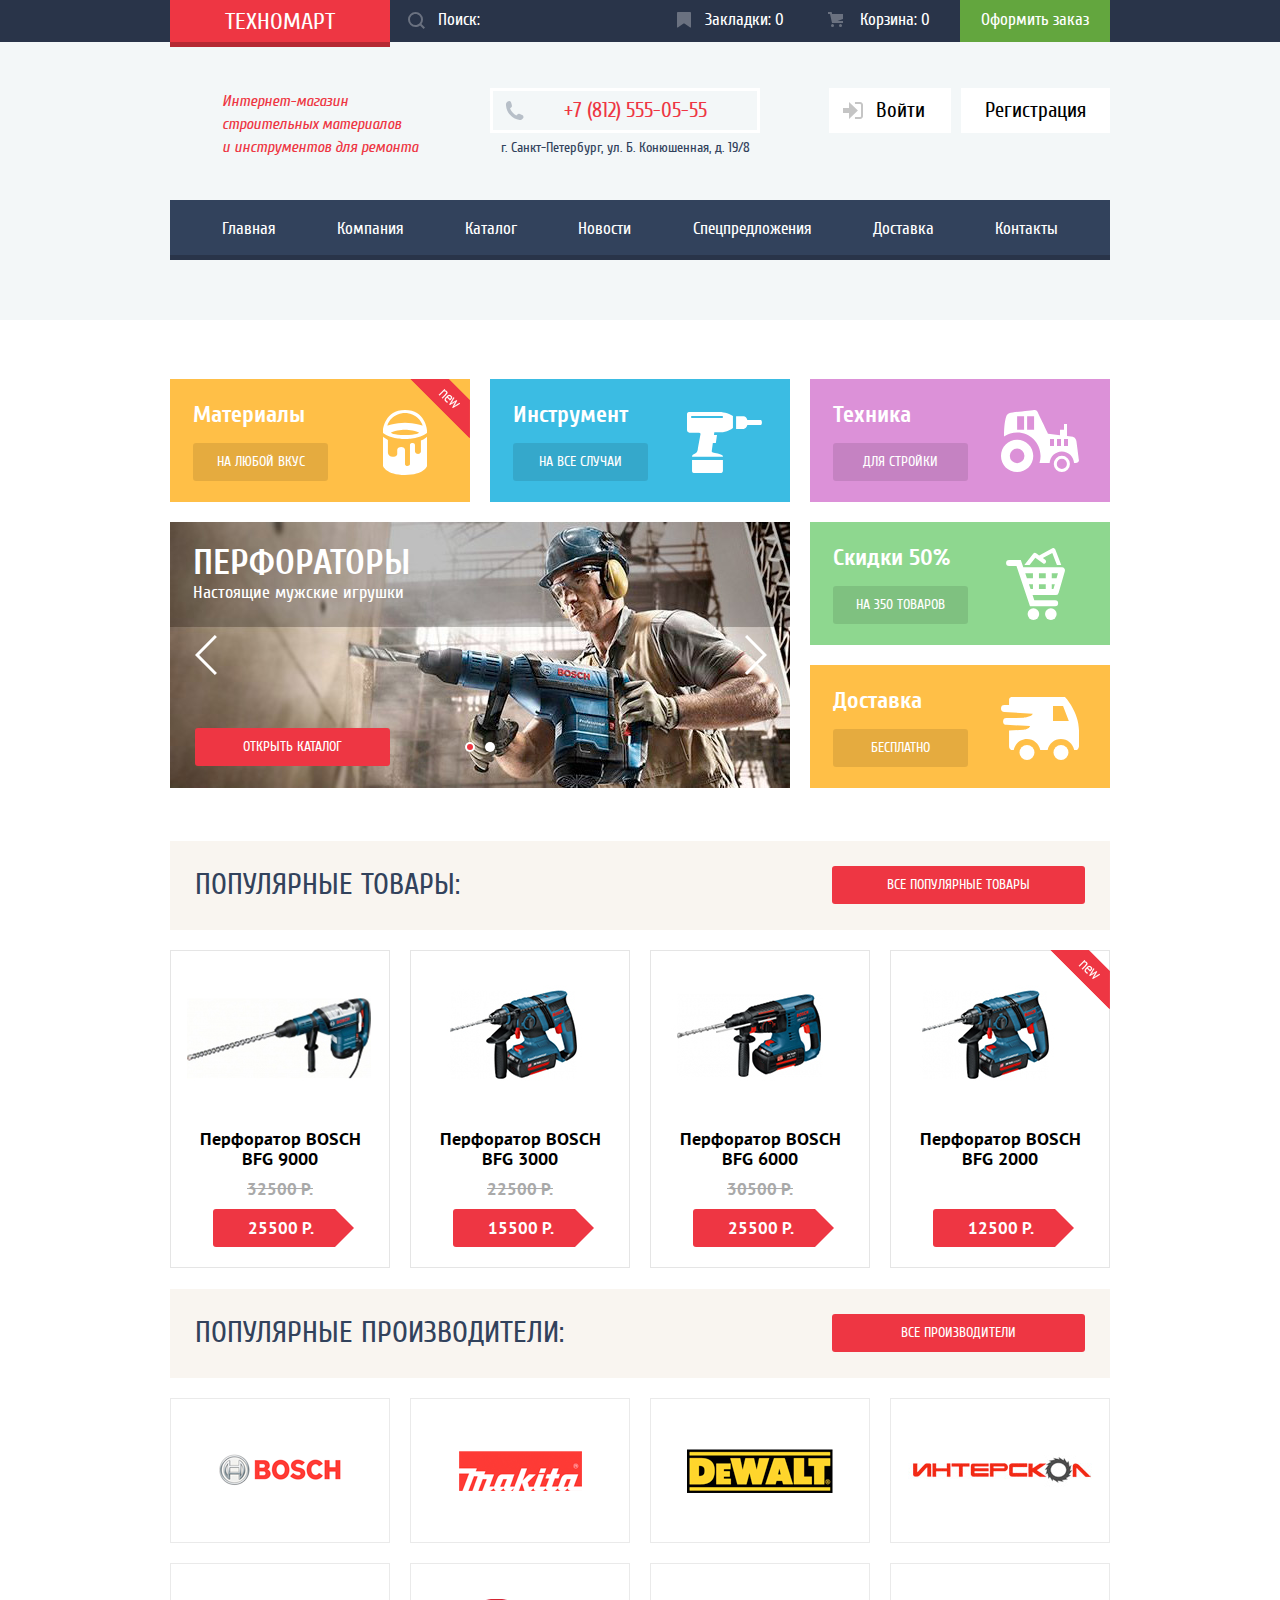
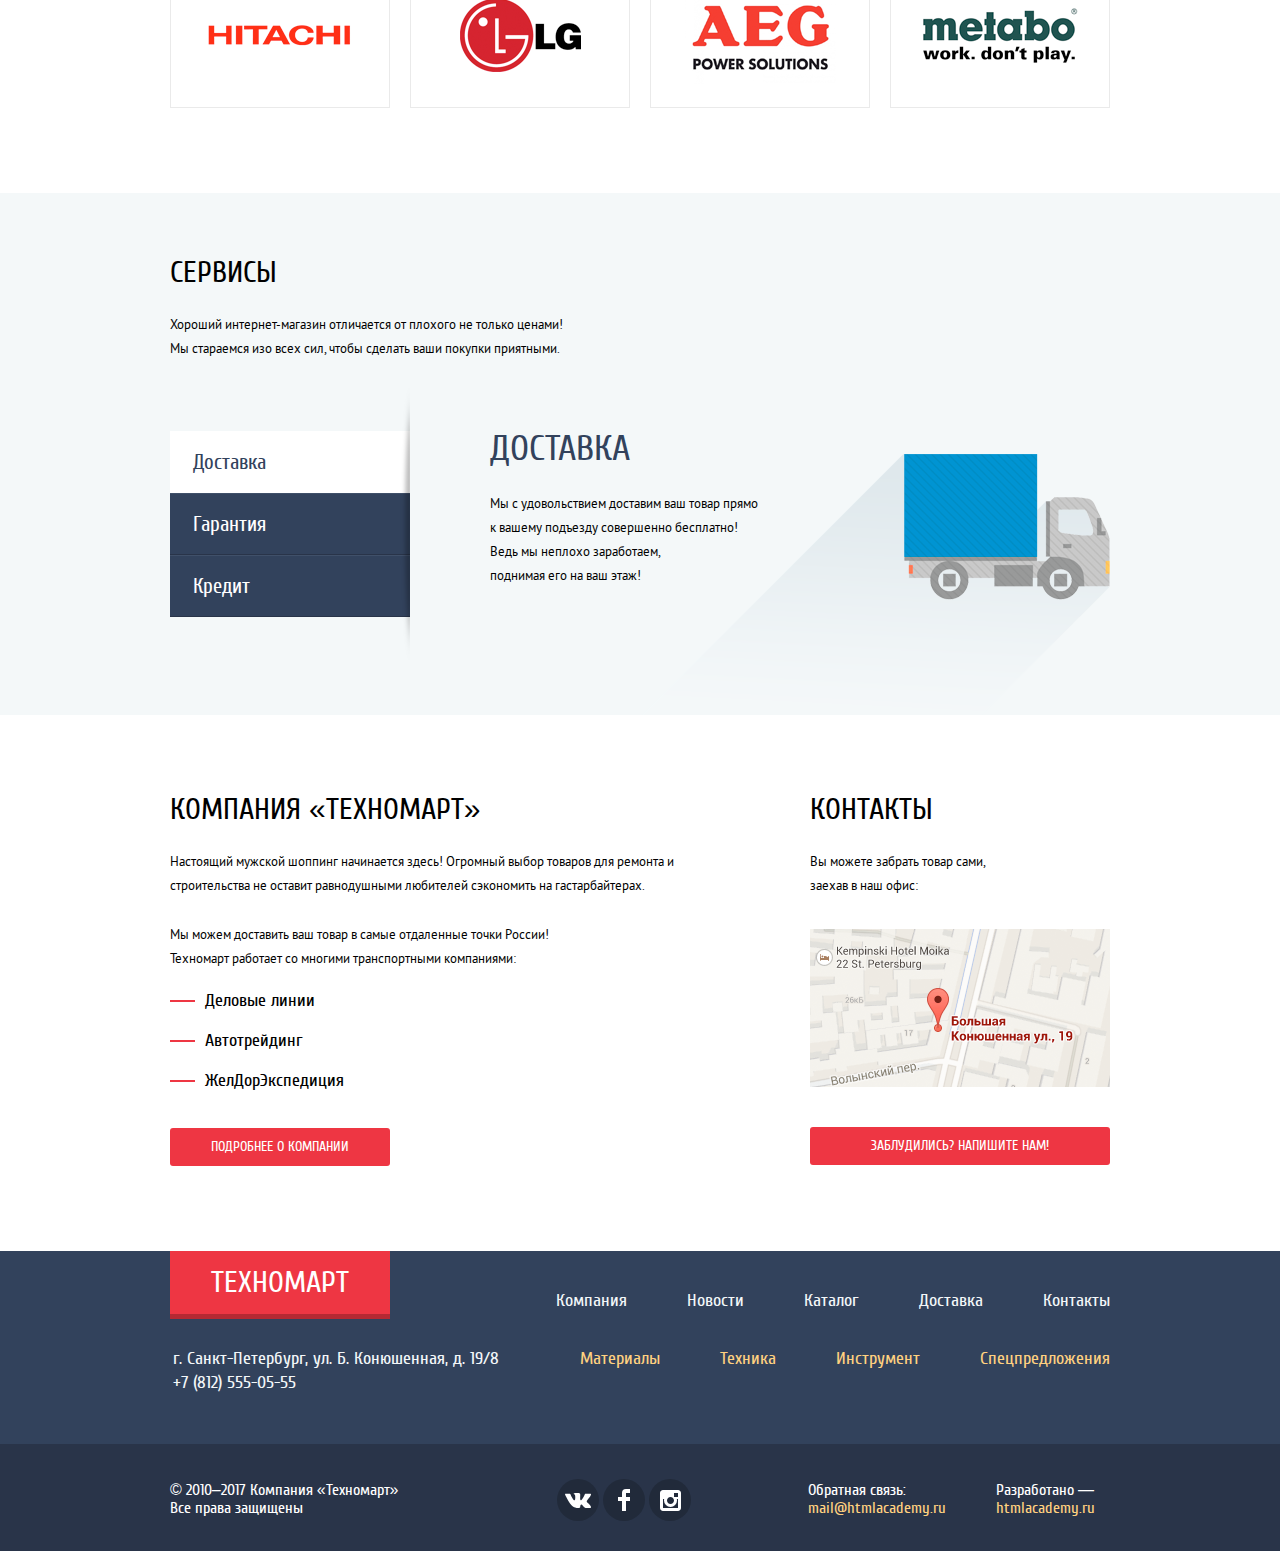
<file: index.html>
<!DOCTYPE html>
<html lang="ru">
  <head>
    <meta charset="utf-8">
    <link rel="stylesheet" type="text/css" href="css/normalize.css">
    <link rel="stylesheet" type="text/css" href="css/style.css">
    <title>Техномарт</title>
  </head>
  <body>
    <header class="page-header">
      <div class="page-header__top header-top">
        <div class="container header-top__container">
          <a class="logo">ТЕХНОМАРТ</a>
          <form class="header-top__search search" action="https://echo.htmlacademy.ru/" method="post">
            <input class="search__input" type="text" name="search" placeholder="Поиск:">
            <button class="search__button">
              <span class="visually-hidden">Искать</span>
              <svg xmlns="http://www.w3.org/2000/svg" width="17" height="17" viewBox="0 0 17 17"><path fill="#ffffff" d="M17 15.586l-3.542-3.542A7.465 7.465 0 0 0 15 7.5 7.5 7.5 0 1 0 7.5 15c1.71 0 3.282-.579 4.544-1.542L15.586 17 17 15.586zM2 7.5C2 4.467 4.467 2 7.5 2 10.532 2 13 4.467 13 7.5c0 3.032-2.468 5.5-5.5 5.5A5.506 5.506 0 0 1 2 7.5z"/></svg>
            </button>
          </form>
          <div class="header-top__nav">
            <a class="header-top__link header-top__link--bookmark" href="#">Закладки: <span>0</span></a>
            <a class="header-top__link header-top__link--cart" href="#">Корзина: <span>0</span></a>
            <a class="header-top__link header-top__link--checkout header-top__link--green" href="#">Оформить заказ</a>
          </div>
        </div>
      </div>
      <div class="container">
        <div class="page-header__main header-main">
          <p class="header-main__slogan">Интернет-магазин строительных материалов и&nbsp;инструментов для ремонта</p>
          <div class="header-main__contacts">
            <a class="header-main__phone" href="tel:+78125550555">+7 (812) 555-05-55</a>
            <p class="header-main__address">г. Санкт-Петербург, ул. Б. Конюшенная, д. 19/8</p>
          </div>
          <div class="header-main__user">
            <ul class="header-main__auth auth-menu">
              <li class="auth-menu__item auth-menu__item--login">
                <a href="#">
                  <svg xmlns="http://www.w3.org/2000/svg" width="20" height="17" viewBox="0 0 20 17"><path fill="#c5c5c5" d="M14.875 8.5L6 0v6H0v5h6v6z"/><path fill="#c5c5c5" d="M16.986 15.01h-5.027V17h5.027c2.178 0 3.004-1.81 3.029-3.026V3.028C19.99 1.811 19.164 0 16.986 0h-5.027v1.99h5.027c.839 0 .992.681 1.01 1.057v10.904c-.017.376-.171 1.059-1.01 1.059z"/></svg>
                  Войти
                </a>
              </li>
              <li class="auth-menu__item auth-menu__item--register"><a href="#">Регистрация</a></li>
            </ul>
          </div>
        </div>
        <nav class="page-header__nav main-nav">
          <ul class="main-nav__list">
            <li class="main-nav__item"><a href="#">Главная</a></li>
            <li class="main-nav__item"><a href="#">Компания</a></li>
            <li class="main-nav__item"><a href="catalog.html">Каталог</a></li>
            <li class="main-nav__item"><a href="#">Новости</a></li>
            <li class="main-nav__item"><a href="#">Спецпредложения</a></li>
            <li class="main-nav__item"><a href="#">Доставка</a></li>
            <li class="main-nav__item"><a href="#">Контакты</a></li>
          </ul>
        </nav>
      </div>
    </header>

    <main class="page-main">
      <div class="container">
        <h1 class="visually-hidden">Интернет-магазин Техномарт</h1>
        <section class="page-main__promo promo">
          <h2 class="visually-hidden">Что мы предлагаем</h2>
          <div class="promo__item promo__item--materials new">
            <h3 class="promo__title">Материалы</h3>
            <a class="promo__button button button--transparent" href="#">на любой вкус</a>
          </div>
          <div class="promo__item promo__item--instruments">
            <h3 class="promo__title">Инструмент</h3>
            <a class="promo__button button button--transparent" href="#">на все случаи</a>
          </div>
          <div class="promo__item promo__item--technics">
            <h3 class="promo__title">Техника</h3>
            <a class="promo__button button button--transparent" href="#">для стройки</a>
          </div>
          <div class="promo__wrapper">
            <div class="promo__item promo__item--sale">
              <h3 class="promo__title">Скидки 50%</h3>
              <a class="promo__button button button--transparent" href="#">на 350 товаров</a>
            </div>
            <div class="promo__item promo__item--delivery">
              <h3 class="promo__title">Доставка</h3>
              <a class="promo__button button button--transparent" href="#">бесплатно</a>
            </div>
          </div>
          <div class="promo__slider catalog-slider">
            <div class="catalog-slider__item">
              <div class="catalog-slider__caption">
                <h3>Перфораторы</h3>
                <p>Настоящие мужские игрушки</p>
              </div>
              <p class="catalog-slider__image">
                <img src="img/banner_punchers.jpg" width="620" height="266" alt="Каталог перфораторов">
              </p>
              <a class="catalog-slider__button button button--red" href="catalog.html">Открыть каталог</a>
            </div>
            <div class="catalog-slider__item catalog-slider__item--active">
              <div class="catalog-slider__caption">
                <h3>Дрели</h3>
                <p>Соседям на радость!</p>
              </div>
              <p class="catalog-slider__image">
                <img src="img/banner_drills.jpg" width="620" height="266" alt="Каталог дрелей">
              </p>
              <a class="catalog-slider__button button button--red" href="catalog.html">Открыть каталог</a>
            </div>
            <div class="catalog-slider__arrows">
              <button class="catalog-slider__prev"><span class="visually-hidden">Назад</span></button>
              <button class="catalog-slider__next"><span class="visually-hidden">Вперед</span></button>
            </div>
            <div class="catalog-slider__selector">
              <button class="catalog-slider__dot"><span class="visually-hidden">Первый слайд</span></button>
              <button class="catalog-slider__dot"><span class="visually-hidden">Второй слайд</span></button>
            </div>
          </div>
        </section>
        <section class="page-main__popular popular">
          <header class="popular__header">
            <h2 class="popular__title">Популярные товары:</h2>
            <a class="popular__all button button--red" href="#">Все популярные товары</a>
          </header>
          <ul class="popular__list">
            <li class="popular__item product">
              <div class="product__wrapper">
                <h3 class="product__title"><a href="#">Перфоратор BOSCH BFG 9000</a></h3>
                <p class="product__photo">
                  <img src="img/bosch_bfg_9000.jpg" width="186" height="154" alt="BOSCH BFG 9000">
                </p>
                <span class="product__old-price"><b>32500</b> Р.</span>
                <span class="product__price"><b>25500</b> Р.</span>
                <div class="product__buttons">
                  <button class="product__button product__buy" type="button">Купить</button>
                  <button class="product__button product__bookmark" type="button">В закладки</button>
                </div>
              </div>
            </li>
            <li class="popular__item product">

              <div class="product__wrapper">
                <h3 class="product__title"><a href="#">Перфоратор BOSCH BFG 3000</a></h3>
                <p class="product__photo">
                  <img src="img/bosch_bfg_3000.jpg" width="178" height="154" alt="BOSCH BFG 3000">
                </p>
                <span class="product__old-price"><b>22500</b> Р.</span>
                <span class="product__price"><b>15500</b> Р.</span>
                <div class="product__buttons">
                  <button class="product__button product__buy" type="button">Купить</button>
                  <button class="product__button product__bookmark" type="button">В закладки</button>
                </div>
              </div>
            </li>
            <li class="popular__item product">
              <div class="product__wrapper">
                <h3 class="product__title"><a href="#">Перфоратор BOSCH BFG 6000</a></h3>
                <p class="product__photo">
                  <img src="img/bosch_bfg_6000.jpg" width="178" height="154" alt="BOSCH BFG 6000">
                </p>
                <span class="product__old-price"><b>30500</b> Р.</span>
                <span class="product__price"><b>25500</b> Р.</span>
                <div class="product__buttons">
                  <button class="product__button product__buy" type="button">Купить</button>
                  <button class="product__button product__bookmark" type="button">В закладки</button>
                </div>
              </div>
            </li>
            <li class="popular__item product new">
              <div class="product__wrapper">
                <h3 class="product__title"><a href="#">Перфоратор BOSCH BFG 2000</a></h3>
                <p class="product__photo">
                  <img src="img/bosch_bfg_2000.jpg" width="178" height="160" alt="BOSCH BFG 2000">
                </p>
                <span class="product__price"><b>12500</b> Р.</span>
                <div class="product__buttons">
                  <button class="product__button product__buy" type="button">Купить</button>
                  <button class="product__button product__bookmark" type="button">В закладки</button>
                </div>
              </div>
            </li>
          </ul>
        </section>

        <section class="page-main__popular popular">
          <header class="popular__header">
            <h2 class="popular__title">Популярные производители:</h2>
            <a class="popular__all button button--red" href="#">Все производители</a>
          </header>
          <ul class="popular__list">
            <li class="popular__item brand"><a href="#"><img src="img/brand_bosch.png" width="126" height="37" alt="Bosch"></a></li>
            <li class="popular__item brand"><a href="#"><img src="img/brand_makita.png" width="123" height="40" alt="Makita"></a></li>
            <li class="popular__item brand"><a href="#"><img src="img/brand_dewalt.png" width="146" height="44" alt="DeWalt"></a></li>
            <li class="popular__item brand"><a href="#"><img src="img/brand_interskol.png" width="184" height="32" alt="Interskol"></a></li>
            <li class="popular__item brand"><a href="#"><img src="img/brand_hitachi.png" width="169" height="31" alt="Hitachi"></a></li>
            <li class="popular__item brand"><a href="#"><img src="img/brand_lg.png" width="121" height="73" alt="LG"></a></li>
            <li class="popular__item brand"><a href="#"><img src="img/brand_aeg.png" width="151" height="96" alt="AEG"></a></li>
            <li class="popular__item brand"><a href="#"><img src="img/brand_metabo.png" width="204" height="69" alt="Metabo"></a></li>
          </ul>
        </section>
      </div>

      <section class="page-main__services services">
        <div class="container">
          <div class="services__header">
            <h2 class="services__title heading-second">Сервисы</h2>
            <p class="services__intro">Хороший интернет-магазин отличается от плохого не только ценами! Мы стараемся изо всех сил, чтобы сделать ваши покупки приятными.</p>
          </div>
          <div class="services__slider">
            <div class="services__selector">
              <button class="services__switch services__switch--active">Доставка</button>
              <button class="services__switch">Гарантия</button>
              <button class="services__switch">Кредит</button>
            </div>
            <div class="services__slider-wrapper">
              <div class="services__slide services__slide--active services__slide--delivery">
                <h3>Доставка</h3>
                <p>Мы с удовольствием доставим ваш товар прямо<br> к вашему подъезду совершенно бесплатно! Ведь&nbsp;мы&nbsp;неплохо&nbsp;заработаем,<br> поднимая его на ваш этаж!</p>
              </div>
              <div class="services__slide services__slide--warranty">
                <h3>Гарантия</h3>
                <p>Если купленный у нас товар поломается или заискрит,<br> а также в случае пожара, спровоцированного его возгаранием,  вы всегда можете быть уверены в нашей гарантии. Мы обменяем сгоревший товар на новый.<br> Дом уж восстановите как-нибудь сами.</p>
              </div>
              <div class="services__slide services__slide--credit">
                <h3>Кредит</h3>
                <p>Залезть в долговую яму стало проще!<br> Кредитные консультанты придут вам на помощь.</p>
                <a class="services__slide-button button button--red">Отправить заявку</a>
              </div>
            </div>
          </div>
        </div>
      </section>

      <div class="shop-info container">
        <section class="shop-info__about about-us">
          <h2 class="heading-second">Компания «Техномарт»</h2>
          <p>Настоящий мужской шоппинг начинается здесь! Огромный выбор товаров для ремонта и строительства не оставит равнодушными любителей сэкономить на гастарбайтерах.</p>
          <p>Мы можем доставить ваш товар в самые отдаленные точки России! Техномарт работает со многими транспортными компаниями:</p>
          <ul class="about-us__list">
            <li>Деловые линии</li>
            <li>Автотрейдинг</li>
            <li>ЖелДорЭкспедиция</li>
          </ul>
          <a class="about-us__button button button--red" href="#">Подробнее о компании</a>
        </section>
        <section class="shop-info__contact contact-us">
          <h2 class="heading-second">Контакты</h2>
          <p>Вы можете забрать товар сами, заехав в наш офис:</p>
          <div class="contact-us__map">
            <img src="img/map_small.png" width="300" height="158" alt="Как добраться">
          </div>
          <a class="contact-us__button button button--red" href="#">Заблудились? Напишите нам!</a>
        </section>
      </div>
    </main>
    <footer class="page-footer">
      <div class="page-footer__top container">
        <div class="page-footer__about footer-about">
          <a class="footer-about__logo logo logo--footer">ТЕХНОМАРТ</a>
          <div class="footer-about__text">
            <p class="footer-about__contacts">г. Санкт-Петербург, ул. Б. Конюшенная, д. 19/8</p>
            <p class="footer-about__contacts">+7 (812) 555-05-55</p>
          </div>
        </div>
        <div class="page-footer__nav footer-nav">
          <ul class="footer-nav__list">
            <li class="footer-nav__item"><a href="#">Компания</a></li>
            <li class="footer-nav__item"><a href="#">Новости</a></li>
            <li class="footer-nav__item"><a href="#">Каталог</a></li>
            <li class="footer-nav__item"><a href="#">Доставка</a></li>
            <li class="footer-nav__item"><a href="#">Контакты</a></li>
          </ul>
          <ul class="footer-nav__shop-list ">
            <li class="footer-nav__shop-item"><a href="#">Материалы</a></li>
            <li class="footer-nav__shop-item"><a href="#">Техника</a></li>
            <li class="footer-nav__shop-item"><a href="#">Инструмент</a></li>
            <li class="footer-nav__shop-item"><a href="#">Спецпредложения</a></li>
          </ul>
        </div>
      </div>
      <div class="page-footer__copyright copyright">
        <div class="copyright__container container">
          <p class="copyright__text">
            © 2010–2017 Компания «Техномарт» Все права защищены
          </p>
          <ul class="copyright__social social">
            <li class="social__item"><a class="social__link social__link--vk" href="#"><span class="visually-hidden">ВКонтакте</span></a></li>
            <li class="social__item"><a class="social__link social__link--fb" href="#"><span class="visually-hidden">Facebook</span></a></li>
            <li class="social__item"><a class="social__link social__link--insta" href="#"><span class="visually-hidden">Instagram</span></a></li>
          </ul>
          <p class="copyright__feedback">
            <span>Обратная связь:</span>
            <a class="copyright__link" href="mailto:mail@htmlacademy.ru">mail@htmlacademy.ru</a>
          </p>
          <p class="copyright__developer">
            <span>Разработано —</span>
            <a class="copyright__link" href="https://htmlacademy.ru/intensive/htmlcss">htmlacademy.ru</a>
          </p>
        </div>
      </div>
    </footer>

    <section class="modal modal-contact">
      <h2 class="visually-hidden">Форма обратной связи</h2>
      <form class="modal-contact__form" action="https://echo.htmlacademy.ru/" method="post">
        <fieldset class="modal-contact__fieldset">
          <div class="modal-contact__row modal-contact__row--flex">
            <p class="modal-contact__input">
              <label for="name">Ваше имя:</label>
              <input type="text" name="name" id="name" placeholder="Представьтесь, пожалуйста">
            </p>
            <p class="modal-contact__input">
              <label for="email">Ваш e-mail:</label>
              <input type="email" name="email" id="email" placeholder="Для отправки ответа">
            </p>
          </div>
          <div class="modal-contact__row">
            <label for="message">Текст письма:</label>
            <textarea name="message" id="message" placeholder="В свободной форме"></textarea>
          </div>
        </fieldset>

        <div class="modal-contact__bottom">
          <button class="modal-contact__submit button button--red" type="submit">Отправить</button>
        </div>
      </form>
      <button class="modal-contact__close"><span class="visually-hidden">Закрыть</span></button>
    </section>

    <section class="modal modal-map">
      <h2 class="visually-hidden">Карта проезда в офис</h2>
      <div class="modal-map__image"><img src="img/map_big.png" width="940" height="446" alt="Как добраться"></div>
      <button class="modal-map__close"><span class="visually-hidden">Закрыть</span></button>
    </section>
    <script src="js/modal.js"></script>
    <script src="js/slider.js"></script>
    <script>
      switchSlides('services__switch', 'services__slide', 'active');
      switchSlides(
        'catalog-slider__dot', 'catalog-slider__item', 'active', 'catalog-slider__prev', 'catalog-slider__next'
      );
    </script>
  </body>
</html>
</file>
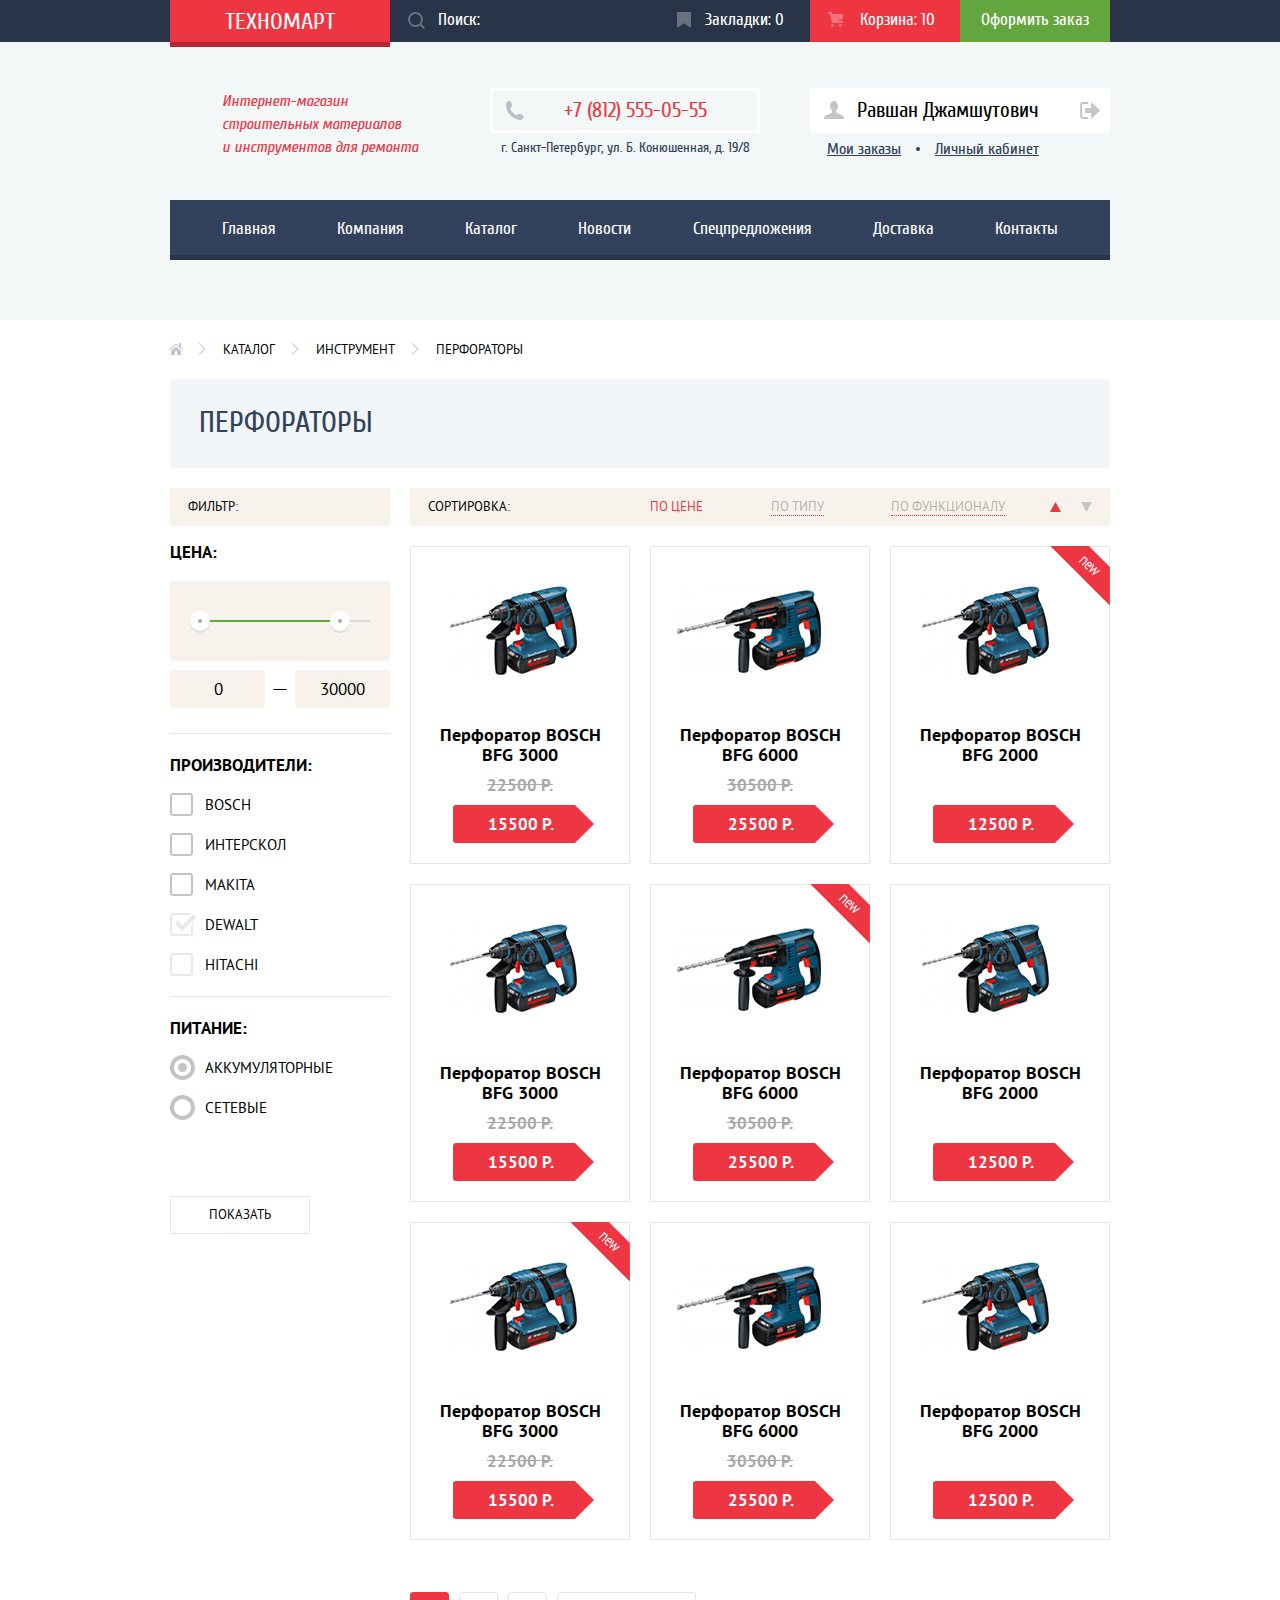
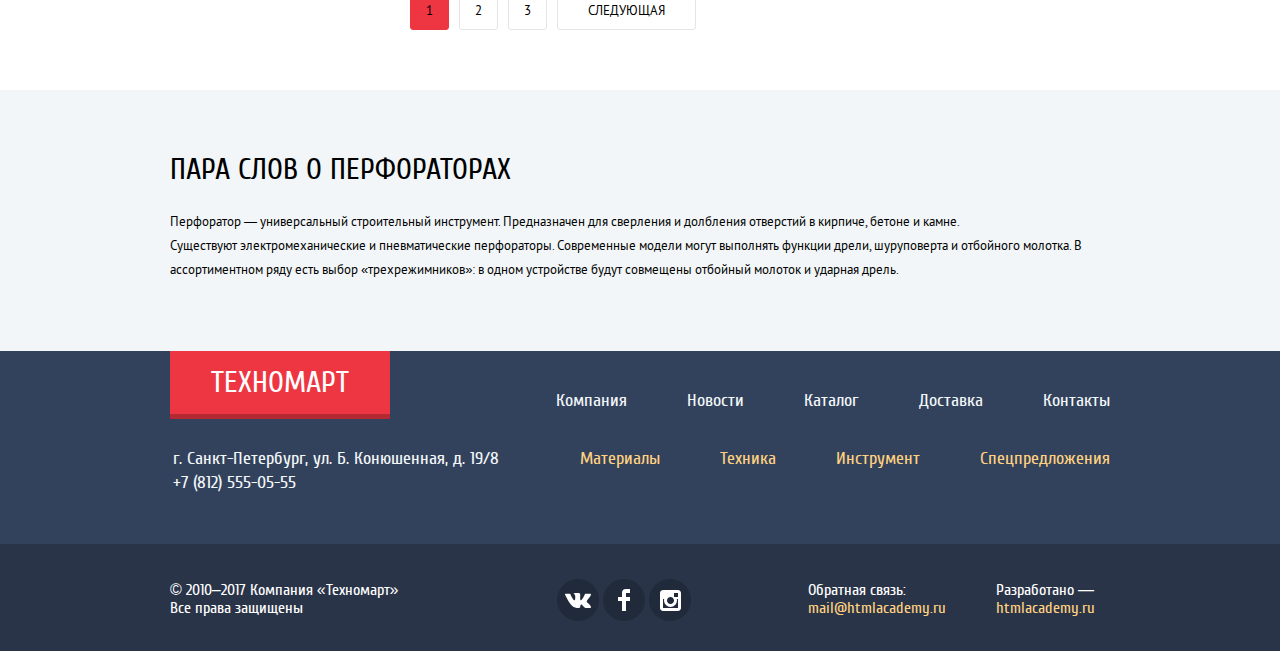
<file: catalog.html>
<!DOCTYPE html>
<html lang="ru">
  <head>
    <meta charset="utf-8">
    <link rel="stylesheet" type="text/css" href="css/normalize.css">
    <link rel="stylesheet" type="text/css" href="css/style.css">
    <title>Техномарт</title>
  </head>
  <body>
    <header class="page-header">
      <div class="page-header__top header-top">
        <div class="container header-top__container">
          <a class="logo" href="index.html">ТЕХНОМАРТ</a>
          <form class="header-top__search search" action="https://echo.htmlacademy.ru/" method="post">
            <input class="search__input" type="text" name="search" placeholder="Поиск:">
            <button class="search__button">
              <span class="visually-hidden">Искать</span>
              <svg xmlns="http://www.w3.org/2000/svg" width="17" height="17" viewBox="0 0 17 17"><path fill="#ffffff" d="M17 15.586l-3.542-3.542A7.465 7.465 0 0 0 15 7.5 7.5 7.5 0 1 0 7.5 15c1.71 0 3.282-.579 4.544-1.542L15.586 17 17 15.586zM2 7.5C2 4.467 4.467 2 7.5 2 10.532 2 13 4.467 13 7.5c0 3.032-2.468 5.5-5.5 5.5A5.506 5.506 0 0 1 2 7.5z"/></svg>
            </button>
          </form>
          <div class="header-top__nav">
            <a class="header-top__link header-top__link--bookmark" href="#">Закладки: <span>0</span></a>
            <a class="header-top__link header-top__link--cart header-top__link--red" href="#">Корзина: <span>10</span></a>
            <a class="header-top__link header-top__link--checkout header-top__link--green" href="#">Оформить заказ</a>
          </div>
        </div>
      </div>
      <div class="container">
        <div class="page-header__main header-main">
          <p class="header-main__slogan">Интернет-магазин строительных материалов и&nbsp;инструментов для ремонта</p>
          <div class="header-main__contacts">
            <a class="header-main__phone" href="tel:+78125550555">+7 (812) 555-05-55</a>
            <p class="header-main__address">г. Санкт-Петербург, ул. Б. Конюшенная, д. 19/8</p>
          </div>
          <div class="header-main__user">
            <ul class="header-main__auth auth-menu">
              <li class="auth-menu__item auth-menu__item--profile">
                <a href="#">
                  <svg xmlns="http://www.w3.org/2000/svg" width="20" height="18" viewBox="0 0 20 18"><path fill="#c5c5c5" d="M17.881 14.166c-2.144-.735-4.256-1.666-5.207-2.39-.657-.501-.77-1.618-.517-2.415 1.118-.903 1.864-2.477 1.864-4.278C14.021 2.276 12.221 0 10 0S5.979 2.276 5.979 5.083c0 1.801.746 3.374 1.863 4.277.253.798.141 1.915-.517 2.416-.95.724-3.063 1.654-5.207 2.39S0 18 0 18h20s.025-3.099-2.119-3.834z"/></svg>
                  Равшан Джамшутович
                </a>
              </li>
              <li class="auth-menu__item auth-menu__item--logout">
                <a href="#">
                  <span class="visually-hidden">Выйти</span>
                  <svg xmlns="http://www.w3.org/2000/svg" width="21" height="17" viewBox="0 0 21 17"><g fill="#c5c5c5"><path fill="#c5c5c5" d="M21 8.5L12.125 0v6h-6v5h6v6z"/><path fill="#c5c5c5" d="M3.106 13.952V3.048c.018-.376.171-1.057 1.01-1.057h5.027V0H4.116C1.938 0 1.112 1.81 1.087 3.027v10.946C1.112 15.189 1.938 17 4.116 17h5.027v-1.99H4.116c-.839 0-.992-.683-1.01-1.058z"/></g></svg>
                </a>
              </li>
            </ul>
            <ul class="header-main__office">
              <li><a href="#">Мои заказы</a></li>
              <li><a href="#">Личный кабинет</a></li>
            </ul>
          </div>
        </div>
        <nav class="page-header__nav main-nav">
          <ul class="main-nav__list">
            <li class="main-nav__item"><a href="#">Главная</a></li>
            <li class="main-nav__item"><a href="#">Компания</a></li>
            <li class="main-nav__item"><a href="catalog.html">Каталог</a></li>
            <li class="main-nav__item"><a href="#">Новости</a></li>
            <li class="main-nav__item"><a href="#">Спецпредложения</a></li>
            <li class="main-nav__item"><a href="#">Доставка</a></li>
            <li class="main-nav__item"><a href="#">Контакты</a></li>
          </ul>
        </nav>
      </div>
    </header>

    <main class="page-main">
      <div class="container">
        <div class="page-main__breadcrumbs breadcrumbs">
          <a class="breadcrumbs__link breadcrumbs__link--home" href="index.html" aria-label="Домой"></a>
          <a class="breadcrumbs__link" href="#">Каталог</a>
          <a class="breadcrumbs__link" href="#">Инструмент</a>
          <a class="breadcrumbs__link breadcrumbs__link--current">Перфораторы</a>
        </div>
        <div class="page-main__heading heading-main">
          <h1>Перфораторы</h1>
        </div>
        <div class="page-main__catalog catalog">
          <section class="catalog__filter filter">
            <div class="filter__header section-header">
              <span>Фильтр:</span>
            </div>
            <form class="filter__form" method="POST" action="https://echo.htmlacademy.ru">
              <fieldset class="fieldset filter__price">
                <legend>Цена:</legend>
                <div class="filter__price-range">
                  <div class="filter__price-scale">
                    <span class="filter__price-bar"></span>
                    <button class="filter__knob filter__knob--min" type="button"><span class="visually-hidden">Минимальная</span></button>
                    <button class="filter__knob filter__knob--max" type="button"><span class="visually-hidden">Максимальная</span></button>
                  </div>
                </div>
                <div class="filter__price-output">
                  <p class="filter__price-value">
                    <label class="visually-hidden" for="price-min">От</label>
                    <input class="filter__price-field" type="text" name="price-min" value="0" id="price-min">
                  </p>
                  <span class="filter__price-dash">—</span>
                  <p class="filter__price-value">
                    <label class="visually-hidden" for="price-max">До</label>
                    <input class="filter__price-field" type="text" name="price-max" value="30000" id="price-max">
                  </p>
                </div>
              </fieldset>
              <fieldset class="fieldset filter__brand">
                <legend>Производители:</legend>
                <p class="filter__checkbox">
                  <input class="visually-hidden" id="checkbox-bosch" type="checkbox" name="brand" value="BOSCH">
                  <label for="checkbox-bosch">Bosch</label>
                </p>
                <p class="filter__checkbox">
                  <input class="visually-hidden" id="checkbox-interskol" type="checkbox" name="brand" value="Interskol">
                  <label for="checkbox-interskol">Интерскол</label>
                </p>
                <p class="filter__checkbox">
                  <input class="visually-hidden" id="checkbox-makita" type="checkbox" name="brand" value="MAKITA">
                  <label for="checkbox-makita">Makita</label>
                </p>
                <p class="filter__checkbox">
                  <input class="visually-hidden" id="checkbox-dewalt" type="checkbox" name="brand" value="Dewalt" checked disabled>
                  <label for="checkbox-dewalt">Dewalt</label>
                </p>
                <p class="filter__checkbox">
                  <input class="visually-hidden" id="checkbox-hitachi" type="checkbox" name="brand" value="Hitachi" disabled>
                  <label for="checkbox-hitachi">Hitachi</label>
                </p>
              </fieldset>
              <fieldset class="fieldset filter__power">
                <legend>Питание:</legend>
                <p class="filter__radio">
                  <input class="visually-hidden" id="radio-battery" type="radio" name="power" value="battery" checked>
                  <label for="radio-battery">Аккумуляторные</label>
                </p>
                <p class="filter__radio">
                  <input class="visually-hidden" id="radio-ac" type="radio" name="power" value="ac">
                  <label for="radio-ac">Сетевые</label>
                </p>
              </fieldset>
              <button class="filter__submit" type="submit">Показать</button>
            </form>
          </section>
          <section class="catalog__products">
            <h2 class="visually-hidden">Список товаров</h2>
            <div class="catalog__header section-header">
              <span class="catalog__header-title">Сортировка:</span>
              <ul class="catalog__sort">
                <li class="catalog__sort-item active"><a href="#">По цене</a></li>
                <li class="catalog__sort-item"><a href="#">По типу</a></li>
                <li class="catalog__sort-item"><a href="#">По функционалу</a></li>
              </ul>
              <div class="catalog__sort-arrows">
                <a class="catalog__sort-dir active" href="#" aria-label="По возрастанию">
                  <svg xmlns="http://www.w3.org/2000/svg" width="11" height="10" viewBox="0 0 11 10"><path fill="#231F20" d="M5.5 0L0 10h11z"/></svg>
                </a>
                <a class="catalog__sort-dir" href="#"aria-label="По убыванию">
                  <svg xmlns="http://www.w3.org/2000/svg" width="11" height="10" viewBox="0 0 11 10"><path fill="#231F20" d="M5.5 10L0 0h11"/></svg>
                </a>
              </div>
            </div>
            <ul class="catalog__list">
              <li class="catalog__item product">
                <div class="product__wrapper">
                  <h3 class="product__title"><a href="#">Перфоратор BOSCH BFG 3000</a></h3>
                  <p class="product__photo">
                    <img src="img/bosch_bfg_3000.jpg" width="178" height="154" alt="BOSCH BFG 3000">
                  </p>
                  <span class="product__old-price"><b>22500</b> Р.</span>
                  <span class="product__price"><b>15500</b> Р.</span>
                  <div class="product__buttons">
                    <button class="product__button product__buy" type="button">Купить</button>
                    <button class="product__button product__bookmark" type="button">В закладки</button>
                  </div>
                </div>
              </li>
              <li class="catalog__item product">
                <div class="product__wrapper">
                  <h3 class="product__title"><a href="#">Перфоратор BOSCH BFG 6000</a></h3>
                  <p class="product__photo">
                    <img src="img/bosch_bfg_6000.jpg" width="178" height="154" alt="BOSCH BFG 6000">
                  </p>
                  <span class="product__old-price"><b>30500</b> Р.</span>
                  <span class="product__price"><b>25500</b> Р.</span>
                  <div class="product__buttons">
                    <button class="product__button product__buy" type="button">Купить</button>
                    <button class="product__button product__bookmark" type="button">В закладки</button>
                  </div>
                </div>
              </li>
              <li class="catalog__item product new">
                <div class="product__wrapper">
                  <h3 class="product__title"><a href="#">Перфоратор BOSCH BFG 2000</a></h3>
                  <p class="product__photo">
                    <img src="img/bosch_bfg_2000.jpg" width="178" height="154" alt="BOSCH BFG 2000">
                  </p>
                  <span class="product__price"><b>12500</b> Р.</span>
                  <div class="product__buttons">
                    <button class="product__button product__buy" type="button">Купить</button>
                    <button class="product__button product__bookmark" type="button">В закладки</button>
                  </div>
                </div>
              </li>
              <li class="catalog__item product">
                <div class="product__wrapper">
                  <h3 class="product__title"><a href="#">Перфоратор BOSCH BFG 3000</a></h3>
                  <p class="product__photo">
                    <img src="img/bosch_bfg_3000.jpg" width="178" height="154" alt="BOSCH BFG 3000">
                  </p>
                  <span class="product__old-price"><b>22500</b> Р.</span>
                  <span class="product__price"><b>15500</b> Р.</span>
                  <div class="product__buttons">
                    <button class="product__button product__buy" type="button">Купить</button>
                    <button class="product__button product__bookmark" type="button">В закладки</button>
                  </div>
                </div>
              </li>
              <li class="catalog__item product new">
                <div class="product__wrapper">
                  <h3 class="product__title"><a href="#">Перфоратор BOSCH BFG 6000</a></h3>
                  <p class="product__photo">
                    <img src="img/bosch_bfg_6000.jpg" width="178" height="154" alt="BOSCH BFG 6000">
                  </p>
                  <span class="product__old-price"><b>30500</b> Р.</span>
                  <span class="product__price"><b>25500</b> Р.</span>
                  <div class="product__buttons">
                    <button class="product__button product__buy" type="button">Купить</button>
                    <button class="product__button product__bookmark" type="button">В закладки</button>
                  </div>
                </div>
              </li>
              <li class="catalog__item product">
                <div class="product__wrapper">
                  <h3 class="product__title"><a href="#">Перфоратор BOSCH BFG 2000</a></h3>
                  <p class="product__photo">
                    <img src="img/bosch_bfg_2000.jpg" width="178" height="154" alt="BOSCH BFG 2000">
                  </p>
                  <span class="product__price"><b>12500</b> Р.</span>
                  <div class="product__buttons">
                    <button class="product__button product__buy" type="button">Купить</button>
                    <button class="product__button product__bookmark" type="button">В закладки</button>
                  </div>
                </div>
              </li>
              <li class="catalog__item product new">
                <div class="product__wrapper">
                  <h3 class="product__title"><a href="#">Перфоратор BOSCH BFG 3000</a></h3>
                  <p class="product__photo">
                    <img src="img/bosch_bfg_3000.jpg" width="178" height="154" alt="BOSCH BFG 3000">
                  </p>
                  <span class="product__old-price"><b>22500</b> Р.</span>
                  <span class="product__price"><b>15500</b> Р.</span>
                  <div class="product__buttons">
                    <button class="product__button product__buy" type="button">Купить</button>
                    <button class="product__button product__bookmark" type="button">В закладки</button>
                  </div>
                </div>
              </li>
              <li class="catalog__item product">
                <div class="product__wrapper">
                  <h3 class="product__title"><a href="#">Перфоратор BOSCH BFG 6000</a></h3>
                  <p class="product__photo">
                    <img src="img/bosch_bfg_6000.jpg" width="178" height="154" alt="BOSCH BFG 6000">
                  </p>
                  <span class="product__old-price"><b>30500</b> Р.</span>
                  <span class="product__price"><b>25500</b> Р.</span>
                  <div class="product__buttons">
                    <button class="product__button product__buy" type="button">Купить</button>
                    <button class="product__button product__bookmark" type="button">В закладки</button>
                  </div>
                </div>
              </li>
              <li class="catalog__item product">
                <div class="product__wrapper">
                  <h3 class="product__title"><a href="#">Перфоратор BOSCH BFG 2000</a></h3>
                  <p class="product__photo">
                    <img src="img/bosch_bfg_2000.jpg" width="178" height="154" alt="BOSCH BFG 2000">
                  </p>
                  <span class="product__price"><b>12500</b> Р.</span>
                  <div class="product__buttons">
                    <button class="product__button product__buy" type="button">Купить</button>
                    <button class="product__button product__bookmark" type="button">В закладки</button>
                  </div>
                </div>
              </li>
            </ul>
            <div class="catalog__pagination pagination">
              <a class="pagination__item current">1</a>
              <a class="pagination__item" href="#">2</a>
              <a class="pagination__item" href="#">3</a>
              <a class="pagination__item pagination__item--text" href="#">Следующая</a>
            </div>
          </section>
        </div>
      </div>
      <section class="page-main__description">
        <div class="container">
          <h2 class="heading-second">Пара слов о перфораторах</h2>
          <p>Перфоратор — универсальный строительный инструмент. Предназначен для сверления и долбления отверстий в кирпиче, бетоне и камне.<br> Существуют электромеханические и пневматические перфораторы. Современные модели могут выполнять функции дрели, шуруповерта и отбойного молотка. В ассортиментном ряду есть выбор «трехрежимников»: в одном устройстве будут совмещены отбойный молоток и ударная дрель.</p>
        </div>
      </section>
    </main>
    <footer class="page-footer">
      <div class="page-footer__top container">
        <div class="page-footer__about footer-about">
          <a class="footer-about__logo logo logo--footer" href="index.html">ТЕХНОМАРТ</a>
          <div class="footer-about__text">
            <p class="footer-about__contacts">г. Санкт-Петербург, ул. Б. Конюшенная, д. 19/8</p>
            <p class="footer-about__contacts">+7 (812) 555-05-55</p>
          </div>
        </div>
        <div class="page-footer__nav footer-nav">
          <ul class="footer-nav__list">
            <li class="footer-nav__item"><a href="#">Компания</a></li>
            <li class="footer-nav__item"><a href="#">Новости</a></li>
            <li class="footer-nav__item"><a href="#">Каталог</a></li>
            <li class="footer-nav__item"><a href="#">Доставка</a></li>
            <li class="footer-nav__item"><a href="#">Контакты</a></li>
          </ul>
          <ul class="footer-nav__shop-list ">
            <li class="footer-nav__shop-item"><a href="#">Материалы</a></li>
            <li class="footer-nav__shop-item"><a href="#">Техника</a></li>
            <li class="footer-nav__shop-item"><a href="#">Инструмент</a></li>
            <li class="footer-nav__shop-item"><a href="#">Спецпредложения</a></li>
          </ul>
        </div>
      </div>
      <div class="page-footer__copyright copyright">
        <div class="copyright__container container">
          <p class="copyright__text">
            © 2010–2017 Компания «Техномарт» Все права защищены
          </p>
          <ul class="copyright__social social">
            <li class="social__item"><a class="social__link social__link--vk" href="#"><span class="visually-hidden">ВКонтакте</span></a></li>
            <li class="social__item"><a class="social__link social__link--fb" href="#"><span class="visually-hidden">Facebook</span></a></li>
            <li class="social__item"><a class="social__link social__link--insta" href="#"><span class="visually-hidden">Instagram</span></a></li>
          </ul>
          <p class="copyright__feedback">
            <span>Обратная связь:</span>
            <a class="copyright__link" href="mailto:mail@htmlacademy.ru">mail@htmlacademy.ru</a>
          </p>
          <p class="copyright__developer">
            <span>Разработано —</span>
            <a class="copyright__link" href="https://htmlacademy.ru/intensive/htmlcss">htmlacademy.ru</a>
          </p>
        </div>
      </div>
    </footer>
    <section class="modal modal-cart">
      <h2 class="modal-cart__text">Товар добавлен в корзину!</h2>
      <div class="modal-cart__buttons">
        <a class="modal-cart__checkout" href="#">Оформить заказ</a>
        <button type="button">Продолжить покупки</button>
      </div>
      <button class="modal-cart__close" type="button"><span class="visually-hidden">Закрыть</span></button>
    </section>
  </body>
</html>
</file>
<file: css/style.css>
html,
body {
  margin: 0;
  padding: 0;
}

@font-face {
  font-family: "Cuprum";
  font-weight: 400;
  font-style: normal;
  src:
    url("../fonts/cuprum.woff2") format("woff2"),
    url("../fonts/cuprum.woff") format("woff");
}

@font-face {
  font-family: "Cuprum";
  font-weight: 400;
  font-style: italic;
  src:
    url("../fonts/cuprumitalic.woff2") format("woff2"),
    url("../fonts/cuprumitalic.woff") format("woff");
}

@font-face {
  font-family: "Cuprum";
  font-weight: 700;
  font-style: normal;
  src:
    url("../fonts/cuprumbold.woff2") format("woff2"),
    url("../fonts/cuprumbold.woff") format("woff");
}

@font-face {
  font-family: "Cuprum";
  font-weight: 700;
  font-style: italic;
  src:
    url("../fonts/cuprumbolditalic.woff2") format("woff2"),
    url("../fonts/cuprumbolditalic.woff") format("woff");
}

@font-face {
  font-family: "PT Sans";
  font-weight: 400;
  font-style: normal;
  src:
    url("../fonts/ptsans.woff2") format("woff2"),
    url("../fonts/ptsans.woff") format("woff");
}

@font-face {
  font-family: "PT Sans";
  font-weight: 700;
  font-style: normal;
  src:
    url("../fonts/ptsansbold.woff2") format("woff2"),
    url("../fonts/ptsansbold.woff") format("woff");
}

a {
  text-decoration: none;
}

img {
  max-width: 100%;
  height: auto;
}

.visually-hidden:not(:focus):not(:active),
input[type="checkbox"].visually-hidden,
input[type="radio"].visually-hidden {
  position: absolute;
  width: 1px;
  height: 1px;
  margin: -1px;
  border: 0;
  padding: 0;
  white-space: nowrap;
  clip-path: inset(100%);
  clip: rect(0 0 0 0);
  overflow: hidden;
}

body {
  min-width: 960px;
  font-family: "PT Sans", Arial, sans-serif;
  font-style: normal;
  font-weight: 400;
  font-size: 13px;
  line-height: 24px;
  color: #000000;
  background-color: #ffffff;
}

.new::after {
  display: block;
  content: url("../img/new_flag.png");
  position: absolute;
  top: 0;
  right: 0;
  width: 60px;
  height: 59px;
  z-index: 10;
}

/* GRID */

.container {
  width: 940px;
  padding: 0 10px;
  margin: 0 auto;
}

.header-top__container {
  display: flex;
  justify-content: space-between;
}

.header-top__nav {
  display: flex;
}

.header-top__link {
  width: 150px;
  height: 42px;
}

.header-main {
  display: flex;
  justify-content: space-between;
}

.page-main__promo {
  margin-top: 59px;
  margin-bottom: 53px;
}

.promo {
  display: flex;
  flex-wrap: wrap;
  justify-content: space-between;
}

.promo__item {
  position: relative;
  width: 300px;
  height: 123px;
  box-sizing: border-box;
  margin-bottom: 20px;
}

.promo__slider {
  width: 620px;
  min-height: 266px;
  box-sizing: border-box;
}

.promo__wrapper {
  width: 300px;
  min-height: 266px;
  height: 255px;
  order: 5;
}

.popular__header {
  display: flex;
  justify-content: space-between;
  margin: 20px 0;
}

.popular__all {
  width: 253px;
}

.popular__list {
  display: flex;
  flex-wrap: wrap;
  justify-content: space-between;
}

.page-main__services {
  margin-top: 65px;
}

.shop-info {
  box-sizing: border-box;
  padding: 55px 0;
  margin-bottom: 30px;
  display: flex;
  justify-content: space-between;
}

.shop-info__about {
  width: 550px;
}

.shop-info__contact {
  width: 300px;
}

.page-footer__top {
  display: flex;
}

.copyright__container {
  display: flex;
}

.footer-about {
  width: 620px;
}

.page-main__heading {
  margin-bottom: 20px;
}

.catalog {
  display: flex;
  justify-content: space-between;
}

.catalog__list {
  display: flex;
  flex-wrap: wrap;
  justify-content: space-between;
}

.catalog__item {
  margin-bottom: 20px;
}

.filter {
  width: 220px;
}

.catalog__products {
  width: 700px;
}

.catalog__pagination {
  margin-bottom: 60px;
}

/* COMMON */

.section-header {
  padding: 10px 18px;
  background-color: #f7f3ec;
}

.section-header span {
  display: block;
  font-size: 13px;
  line-height: 18px;
  color: #000000;
  text-transform: uppercase;
}

.heading-main {
  padding: 30px;
  padding-top: 29px;
  padding-left: 29px;
  background-color: #f2f6f8;
}

.heading-main h1 {
  margin: 0;
  font-family: "Cuprum", Arial, sans-serif;
  font-size: 30px;
  line-height: 30px;
  font-weight: 400;
  color: #32425c;
  text-transform: uppercase;
}

.heading-second {
  margin: 25px 0;
  font-family: "Cuprum", Arial, sans-serif;
  font-size: 30px;
  line-height: 30px;
  font-weight: 400;
  color: #000000;
  text-transform: uppercase;
}

.page-main__description {
  padding: 40px 0 56px 0;
}

/*** COMMON */

/* LOGO */

.logo {
  display: block;
  width: 220px;
  height: 42px;
  padding-top: 10px;
  padding-bottom: 8px;
  font-size: 24px;
  line-height: 24px;
  text-align: center;
  color: #ffffff;
  background-color: #ee3643;
  box-shadow: 0 5px 0 0 #b52933;
  box-sizing: border-box;
}

.logo--footer {
  width: 220px;
  height: 63px;
  padding-top: 17px;
  padding-bottom: 16px;
  font-size: 30px;
  line-height: 30px;
}

.logo:hover,
.logo:focus {
  background-color: #ca2c37;
}

.logo:active {
  background-color: #ba2732;
}

/*** LOGO */

/* HEADER */

.page-header {
  padding-bottom: 60px;
  font-family: "Cuprum", Arial, sans-serif;
  background-color: #f3f7f8;
}

.header-top {
  background-color: #293449;
}

.search {
  position: relative;
}

.search__button {
  position: absolute;
  top: 0;
  left: 0;
  bottom: 0;
  width: 47px;
  padding: 0;
  padding-top: 12px;
  padding-left: 17px;
  padding-right: 12px;
  padding-bottom: 13px;
  border: none;
  background-color: transparent;
  cursor: pointer;
  opacity: 0.3;
}

.search__input {
  width: 270px;
  padding: 11px 13px 13px 48px;
  border: none;
  box-sizing: border-box;
  font: inherit;
  font-size: 17px;
  line-height: 18px;
  font-weight: 400;
  color: #ffffff;
  background-color: transparent;
}

.search__input::placeholder {
  color: #ffffff;
  font-weight: 400;
  opacity: 1;
}

.search:hover {
  background-color: #212a3a;
}

.search:hover .search__button,
.search__button:focus {
  opacity: 1;
}

.search .search__button:active {
  opacity: 0.5;
}

.search__input:focus {
  background-color: #ffffff;
  color: #000000;
}

.search__input:focus::placeholder {
  color: #000000;
}

.search__input:focus + .search__button {
  opacity: 1;
}

.search__input:focus + .search__button path {
  fill: #ee3643;
}

.header-top__link {
  position: relative;
  display: block;
  font-size: 17px;
  line-height: 18px;
  padding-top: 11px;
  padding-bottom: 13px;
  box-sizing: border-box;
  color: #ffffff;
  margin: 0;
}

.header-top__link--bookmark {
  padding-left: 45px;
}

.header-top__link--cart {
  padding-left: 50px;
}

.header-top__link--bookmark::before,
.header-top__link--cart::before {
  content: "";
  display: block;
  position: absolute;
  top: 12px;
  opacity: 0.3;
}

.header-top__link--bookmark::before {
  left: 17px;
  width: 14px;
  height: 16px;
  background: url("../img/icon-bookmark.svg") no-repeat center;
}

.header-top__link--cart::before {
  left: 18px;
  width: 15px;
  height: 15px;
  background: url("../img/icon-cart.svg") no-repeat center;
}

.header-top__link--checkout {
  text-align: center;
}

.header-top__link:hover,
.header-top__link:focus {
  background-color: #212a3a;
}

.header-top__link--bookmark:hover::before,
.header-top__link--bookmark:focus::before,
.header-top__link--cart:hover::before,
.header-top__link--cart:focus::before {
  opacity: 1;
}

.header-top__link--bookmark:active::before,
.header-top__link--cart:active::before {
  opacity: 0.5;
}

.header-top__link:active {
  background-color: #161d29;
  color: rgba(255, 255, 255, 0.6);
}

.header-top__link--red {
  background-color: #ee3643;
}

.header-top__link--red:hover,
.header-top__link--red:focus {
  background-color: #ca2c37;
}

.header-top__link--red:active {
  background-color: #ba2732;
}

.header-top__link--green {
  background-color: #63a63e;
}

.header-top__link--green:hover,
.header-top__link--green:focus {
  background-color: #5fbb2d;
}

.header-top__link--green:active {
  background-color: #518534;
}

.header-main {
  padding: 20px 0;
}

.header-main__slogan {
  display: block;
  width: 300px;
  margin: 0;
  padding: 28px 48px 21px 52px;
  margin-right: 20px;
  box-sizing: border-box;
  font-style: italic;
  font-size: 16px;
  line-height: 23px;
  color: #ee3643;
}

.header-main__contacts {
  width: 270px;
  margin-right: 50px;
  margin-top: 26px;
}

.header-main__phone {
  position: relative;
  display: block;
  padding: 9px 0;
  padding-left: 71px;
  font-size: 21px;
  line-height: 21px;
  color: #ee3643;
  border: 3px solid #ffffff;
}

.header-main__phone::before {
  content: "";
  display: block;
  position: absolute;
  left: 12px;
  top: 10px;
  width: 19px;
  height: 19px;
  background: url("../img/icon-phone.svg") no-repeat center;
}

.header-main__phone:hover,
.header-main__phone:focus {
  color: #ca2c37;
}

.header-main__phone:active {
  color: #ba2732;
}

.header-main__address {
  margin: 3px 0;
  font-size: 14px;
  line-height: 24px;
  text-align: center;
  color: #32425c;
}

.header-main__user {
  width: 300px;
  margin-top: 26px;
}

.auth-menu,
.main-nav__list,
.header-main__office {
  list-style: none;
  margin: 0;
  padding: 0;
}

.auth-menu {
  display: flex;
}

.auth-menu__item {
  position: relative;
  margin-right: 0;
  margin-left: auto;
  background-color: #ffffff;
}

.auth-menu__item--register {
  margin-left: 10px;
}

.auth-menu__item--profile {
  margin-left: 0;
  padding-right: 9px;
}

.auth-menu__item a {
  display: block;
  padding: 12px 24px;
  font-size: 21px;
  line-height: 21px;
  color: #000000;
}

.auth-menu__item--login a {
  padding-left: 47px;
  padding-right: 26px;
}

.auth-menu__item--login svg {
  display: block;
  position: absolute;
  left: 14px;
  top: 14px;
  width: 20px;
  height: 17px;
}

.auth-menu__item--profile a {
  width: 193px;
  padding-left: 47px;
  padding-right: 10px;
}

.auth-menu__item--logout a {
  display: flex;
  justify-content: center;
  align-items: center;
  width: 41px;
  height: 45px;
  padding: 0;
}

.auth-menu__item--profile svg {
  display: block;
  position: absolute;
  top: 13px;
  left: 14px;
  width: 20px;
  height: 18px;
}

.auth-menu__item--logout svg {
  display: block;
  width: 21px;
  height: 17px;
  pointer-events: none;
}

.auth-menu__item a:hover path,
.auth-menu__item a:focus path {
  fill: #32425c;
}

.auth-menu__item a:active path {
  fill: #c5c5c5;
}

.auth-menu__item:not(.auth-menu__item--profile) a:hover,
.auth-menu__item:not(.auth-menu__item--profile) a:focus,
.header-main__office a:hover,
.header-main__office a:focus {
  color: #ee3643;
}

.auth-menu__item a:active {
  color: rgba(0, 0, 0, 0.3);
}

.header-main__office {
  display: flex;
  margin-top: 5px;
}

.header-main__office li {
  position: relative;
  margin: 0 17px;
}

.header-main__office li:not(:last-child)::after {
  content: "";
  display: block;
  width: 4px;
  height: 4px;
  position: absolute;
  right: -19px;
  top: 9px;
  border-radius: 50%;
  background-color: #32425c;
}

.header-main__office a {
  font-size: 16px;
  line-height: 18px;
  color: #32425c;
  text-decoration: underline;
}

.header-main__office a:active {
  color: rgba(50, 66, 92, 0.3);
}

/* MAIN NAV */

.main-nav {
  background-color: #32425c;
  padding: 0 22px;
  box-sizing: border-box;
  border-bottom: 5px solid #293449;
}

.main-nav__list {
  display: flex;
  justify-content: space-between;
}

.main-nav__item a {
  display: block;
  padding: 20px 30px 18px 30px;
  font-size: 17px;
  line-height: 17px;
  color: #ffffff;
}

.main-nav__item a:hover,
.main-nav__item a:focus,
.main-nav__item--active a {
  background-color: #293449;
}

.main-nav__item a:active {
  color: rgba(255, 255, 255, 0.5);
}

/*** MAIN NAV */

/*** HEADER */

/* MAIN */

.button {
  display: inline-block;
  padding: 10px;
  border-radius: 3px;
  font-family: "Cuprum", Arial, sans-serif;
  font-size: 14px;
  line-height: 18px;
  color: #ffffff;
  text-transform: uppercase;
  text-align: center;
  box-sizing: border-box;
  background: none;
  border: none;
}

.button--transparent {
  background-color: rgba(0, 0, 0, 0.1);
}

.button--transparent:hover,
.button--transparent:focus {
  background-color: rgba(0, 0, 0, 0.2);
}

.button--transparent:active {
  background-color: rgba(0, 0, 0, 0.3);
}

.button--red {
  background-color: #ee3643;
}

.button--red:hover,
.button--red:focus {
  background-color: #ca2c37;
}

.button--red:active {
  background-color: #ba2732;
}

.promo__item {
  display: flex;
  flex-direction: column;
  padding: 21px 23px;
  padding-right: 142px;
  box-sizing: border-box;
  background-color: #ffbf47;
}

.promo__item--instruments {
  background-color: #3bbce3;
}

.promo__item--technics {
  background-color: #dc91d8;
}

.promo__item--sale {
  background-color: #8ed78f;
}

.promo__item::before {
  content: "";
  display: block;
  position: absolute;
}

.promo__item--materials::before {
  top: 31px;
  right: 43px;
  width: 44px;
  height: 65px;
  background: url("../img/icon-1.svg") no-repeat center;
}

.promo__item--instruments::before {
  top: 33px;
  right: 28px;
  width: 75px;
  height: 61px;
  background: url("../img/icon-2.svg") no-repeat center;
}

.promo__item--technics::before {
  top: 31px;
  right: 31px;
  width: 78px;
  height: 62px;
  background: url("../img/icon-3.svg") no-repeat center;
}

.promo__item--sale::before {
  top: 26px;
  right: 45px;
  width: 59px;
  height: 72px;
  background: url("../img/icon-4.svg") no-repeat center;
}

.promo__item--delivery::before {
  top: 32px;
  right: 31px;
  width: 78px;
  height: 63px;
  background: url("../img/icon-5.svg") no-repeat center;
}

.promo__title {
  margin: 0;
  font-family: "Cuprum", Arial, sans-serif;
  font-weight: 700;
  font-size: 24px;
  line-height: 30px;
  color: #ffffff;
}

.promo__button {
  width: 135px;
  margin-top: auto;
  margin-bottom: 0;
}

.catalog-slider {
  position: relative;
}

.catalog-slider__item {
  display: none;
  width: 100%;
  min-height: 266px;
  padding: 23px;
  padding-bottom: 84px;
  position: relative;
  background-color: #ffbf47;
  box-sizing: border-box;
}

.catalog-slider__item--active {
  display: block;
}

.catalog-slider__caption,
.catalog-slider__button {
  position: relative;
  z-index: 2;
}

.catalog-slider__button {
  position: absolute;
  bottom: 22px;
  left: 25px;
  width: 195px;
}

.catalog-slider__selector {
  display: flex;
  position: absolute;
  bottom: 36px;
  left: 50%;
  transform: translateX(-50%);
  z-index: 2;
}

.catalog-slider__dot {
  position: relative;
  display: block;
  width: 10px;
  height: 10px;
  border: none;
  padding: 0;
  border-radius: 50%;
  background-color: #ffffff;
  cursor: pointer;
}

.catalog-slider__dot:not(:last-child) {
  margin-right: 10px;
}

.catalog-slider__dot::after {
  content: "";
  position: absolute;
  left: 2px;
  top: 2px;
  display: none;
  width: 6px;
  height: 6px;
  box-sizing: border-box;
  border-radius: 50%;
  background-color: #ee3643;
}

.catalog-slider__dot--active::after {
  display: block;
}

.catalog-slider__prev,
.catalog-slider__next {
  position: absolute;
  top: 50%;
  margin-top: -20px;
  width: 22px;
  height: 40px;
  border: none;
  background: none;
  padding: 0;
  box-sizing: border-box;
  z-index: 3;
  cursor: pointer;
}

.catalog-slider__prev {
  left: 25px;
  background: url("../img/icon-left.svg") no-repeat center;
}

.catalog-slider__next {
  right: 23px;
  background: url("../img/icon-right.svg") no-repeat center;
}

.catalog-slider__image {
  margin: 0;
  top: 0;
  left: 0;
  bottom: 0;
  right: 0;
  position: absolute;
}

.catalog-slider__image img {
  width: 100%;
  height: auto;
}

.catalog-slider__caption h3 {
  margin: 0;
  font-family: "Cuprum", Arial, sans-serif;
  font-weight: 700;
  font-size: 36px;
  line-height: 36px;
  text-transform: uppercase;
  color: #ffffff;
}

.catalog-slider__caption p {
  margin: 0;
  font-family: "Cuprum", Arial, sans-serif;
  font-size: 18px;
  line-height: 24px;
  font-weight: 400;
  color: #ffffff;
}

.popular__header {
  padding: 25px;
  padding-bottom: 26px;
  background-color: #f9f5f0;
}

.popular__title {
  margin: 4px 0;
  font-family: "Cuprum", Arial, sans-serif;
  font-size: 30px;
  font-weight: 400;
  line-height: 30px;
  color: #32425c;
  text-transform: uppercase;
}

.popular__list {
  list-style: none;
  padding: 0;
  margin: 0;
  margin-bottom: 21px;
}

/* BRANDS */

.brand {
  display: flex;
  width: 220px;
  height: 145px;
  margin-bottom: 20px;
  box-sizing: border-box;
}

.brand a {
  display: flex;
  justify-content: center;
  align-items: center;
  border: 1px solid #eaeaea;
  width: 100%;
  outline: none;
}

.brand img {
  display: block;
}

.brand a:hover,
.brand a:focus {
  box-shadow: 0 10px 25px 0 rgba(41, 52, 73, 0.5);
  border-color: #ffffff;
}

.brand a:active {
  box-shadow: 0 4px 10px 0 rgba(41, 52, 73, 0.5);
}

.brand a:active img {
  opacity: 0.3;
}

/**** BRANDS */

/* SERVICES */

.services {
  padding-top: 40px;
  box-sizing: border-box;
  background-color: #f4f8f9;
}

.services__header {
  margin-bottom: 35px;
}

.services__intro {
  max-width: 400px;
}

.services__slider {
  display: flex;
}

.services__selector {
  position: relative;
  width: 240px;
  margin: 35px 0;
  align-self: flex-start;
}

.services__selector::after {
  content: "";
  display: block;
  width: 10px;
  height: 272px;
  position: absolute;
  right: 0;
  top: 50%;
  transform: translateY(-50%);
  background: url('../img/services-shadow.png') no-repeat center;
}

.services__switch {
  display: block;
  width: 100%;
  margin: 0;
  padding: 15px 23px;
  border: none;
  border-top: 1px solid #405069;
  border-bottom: 1px solid #293449;
  font-family: "Cuprum", Arial, sans-serif;
  font-size: 21px;
  line-height: 30px;
  text-align: left;
  color: #ffffff;
  background-color: #32425c;
}

.services__slider-wrapper {
  width: 700px;
}

.services__slide {
  display: none;
  min-height: 249px;
  padding: 35px 80px;
  background-position: 100% 100%;
  background-repeat: no-repeat;
}

.services__slide--delivery {
  background-image: url("../img/bg-delivery.png");
}

.services__slide--warranty {
  background-image: url("../img/bg-warranty.png");
}

.services__slide--credit {
  background-image: url("../img/bg-credit.png");
}

.services__slide--active {
  display: block;
}

.services__slide h3 {
  margin: 0;
/*   margin-bottom: 25px; */
  font-family: "Cuprum", Arial, sans-serif;
  font-size: 36px;
  line-height: 36px;
  font-weight: 400;
  color: #32425c;
  text-transform: uppercase;
}

.services__slide p {
  width: 378px;
  margin: 25px 0;
}

.services__slide-button {
  width: 195px;
}

.services__switch:hover,
.services__switch:focus {
  background-color: #293449;
  color: #ffffff;
  border-top-color: #405069;
  border-bottom-color: #293449;
}

.services__switch--active,
.services__switch--active:focus,
.services__switch--active:hover {
  color: #32425c;
  background-color: #ffffff;
  border-color: #ffffff;
}

/*** SERVICES */

/* SHOP INFO */

.about-us p {
  margin-top: 25px;
  margin-bottom: 15px;
}

.about-us p:nth-of-type(2) {
  width: 400px;
}

.about-us__list {
  list-style: none;
  margin: 0;
  padding: 0;
  margin-top: 15px;
  margin-bottom: 37px;
}

.about-us__list li {
  position: relative;
  font-family: "Cuprum", Arial, sans-serif;
  font-size: 18px;
  line-height: 20px;
  padding-left: 35px;
  margin: 20px 0;
}

.about-us__list li::before {
  content: "";
  display: block;
  position: absolute;
  left: 0;
  top: 9px;
  width: 25px;
  height: 2px;
  background-color: #ee3643;
}

.about-us__button{
  width: 220px;
}

.contact-us p {
  width: 200px;
  margin: 25px 0;
}

.contact-us__map {
  margin-top: 31px;
  margin-bottom: 32px;
}

.contact-us__button {
  width: 100%;
}

/* INNER PAGE - CATALOG */

.breadcrumbs {
  padding: 20px 0;
  margin-top: 1px;
  font-size: 13px;
  line-height: 18px;
  text-transform: uppercase;
}

.breadcrumbs__link {
  position: relative;
  display: inline-block;
  vertical-align: top;
  padding-right: 24px;
  margin-right: 14px;
  color: #000000;
}

.breadcrumbs__link[href]::after {
  content: "";
  display: block;
  width: 8px;
  height: 12px;
  position: absolute;
  right: 0;
  top: 2px;
  background-image: url(../img/icon-right-small.svg);
  background-repeat: no-repeat;
  background-position: center;
}

.breadcrumbs__link[href]:active {
  color: rgba(0, 0, 0, 0.3);
}

.breadcrumbs__link--home {
  width: 14px;
  height: 18px;
  margin-left: -2px;
  background-image: url(../img/icon-home.svg);
  background-repeat: no-repeat;
  background-position: left 2px;

}

/* FILTER */

.fieldset {
  display: block;
  padding: 10px 0 25px 0;
  margin: 0;
  border: none;
  border-bottom: 1px solid #e5e5e5;
}

.fieldset:last-of-type {
  border-bottom: none;
}

.filter__form legend {
  display: block;
  margin: 0;
  padding: 0;
  padding-top: 11px;
  font-size: 17px;
  line-height: 30px;
  font-weight: 700;
  color: #000000;
  text-transform: uppercase;
}

.filter__price-range {
  position: relative;
  width: 220px;
  height: 80px;
  margin-top: 4px;
  margin-bottom: 9px;
  background-color: #f7f3ec;
  border-radius: 0 0 4px 4px;
}

.filter__price-scale {
  height: 2px;
  position: absolute;
  left: 20px;
  right: 20px;
  top: 50%;
  transform: translateY(-50%);
  background-color: #d7dcde;
}

.filter__price-bar {
  position: absolute;
  left: 0;
  top: 0;
  height: 2px;
  width: 152px;
  background-color: #63a63e;
}

.filter__knob {
  position: absolute;
  top: -9px;
  display: block;
  padding: 0;
  margin: 0;
  border: none;
  width: 20px;
  height: 20px;
  background-color: #ffffff;
  border-radius: 50%;
  box-shadow: 0 2px 0 0 rgba(224, 221, 216, 1);
  cursor: pointer;
}

.filter__knob::after {
  position: absolute;
  top: 8px;
  left: 8px;
  content: "";
  display: block;
  width: 4px;
  height: 4px;
  background-color: #ababab;
  border-radius: 50%;
}

.filter__knob--min {
  left: 0;
}

.filter__knob--max {
  right: 20px;
}

.filter__price-output {
  display: flex;
  justify-content: space-between;
  align-items: center;
}

.filter__price-value {
  display: block;
  width: 95px;
  height: 38px;
  padding: 10px;
  padding-left: 12px;
  margin: 0;
  background-color: #f7f3ec;
  box-sizing: border-box;
  display: flex;
  justify-content: center;
  border-radius: 4px;
}

.filter__price-field {
  display: block;
  height: 18px;
  padding: 0;
  border: none;
  font: inherit;
  font-size: 17px;
  line-height: 18px;
  box-sizing: border-box;
  background: none;
}

.filter__price-field[name="price-min"] {
  width: 9px;
}

.filter__price-field[name="price-max"] {
  width: 47px;
}

.filter__price-dash {
  user-select: none;
}

.filter__brand legend,
.filter__power legend {
  padding-top: 16px;
}

.filter__brand {
  padding-bottom: 6px;
}

.filter__power {
  margin-bottom: 38px;
}

.filter__checkbox,
.filter__radio {
  margin: 0;
  margin-bottom: 10px;
}

.filter__checkbox label,
.filter__radio label {
  position: relative;
  display: inline-block;
  vertical-align: top;
  padding-left: 35px;
  font: inherit;
  font-size: 15px;
  line-height: 30px;
  color: #000000;
  text-transform: uppercase;
}

.filter__checkbox label::before,
.filter__radio label::before {
  content: "";
  display: block;
  position: absolute;
  left: 0;
  background-repeat: no-repeat;
  opacity: 0.8;
}

.filter__checkbox label::before {
  top: 3px;
  width: 23px;
  height: 23px;
  background-image: url("data:image/svg+xml,%3Csvg xmlns='http://www.w3.org/2000/svg' width='23' height='23' viewBox='0 0 23 23'%3E%3Cpath fill='%23b5b5b5' d='M20 2c.542 0 1 .458 1 1v17c0 .542-.458 1-1 1H3c-.542 0-1-.458-1-1V3c0-.542.458-1 1-1h17m0-2H3C1.35 0 0 1.35 0 3v17c0 1.65 1.35 3 3 3h17c1.65 0 3-1.35 3-3V3c0-1.65-1.35-3-3-3z'/%3E%3C/svg%3E%0A");
}

.filter__radio label::before {
  top: 2px;
  width: 25px;
  height: 25px;
  background-image: url("data:image/svg+xml,%3Csvg xmlns='http://www.w3.org/2000/svg' width='25' height='25' viewBox='0 0 25 25'%3E%3Cpath fill='%23b5b5b5' d='M12.5 4c4.687 0 8.5 3.813 8.5 8.5 0 4.687-3.813 8.5-8.5 8.5C7.813 21 4 17.187 4 12.5 4 7.813 7.813 4 12.5 4m0-4C5.597 0 0 5.597 0 12.5S5.597 25 12.5 25 25 19.403 25 12.5 19.403 0 12.5 0z'/%3E%3C/svg%3E%0A");
}

.filter__checkbox input:focus + label::before,
.filter__checkbox label:hover::before,
.filter__radio input:focus + label::before,
.filter__radio label:hover::before {
  opacity: 1;
}

.filter__checkbox input:focus + label::before,
.filter__radio input:focus + label::before {
  outline: 1px solid #ffd180;
}

.filter__checkbox input:checked + label::before {
  width: 27px;
  background-image: url("data:image/svg+xml,%3Csvg xmlns='http://www.w3.org/2000/svg' width='27' height='23' viewBox='0 0 27 23'%3E%3Cpath fill='%23b5b5b5' d='M7.285 7.486l-2.829 2.829 7.783 7.783L26.171 4.166l-2.828-2.829-11.104 11.102z'/%3E%3Cpath fill='%23b5b5b5' d='M21 20c0 .542-.458 1-1 1H3c-.542 0-1-.458-1-1V3c0-.542.458-1 1-1h16.908L21.493.415A2.96 2.96 0 0 0 20 0H3C1.35 0 0 1.35 0 3v17c0 1.65 1.35 3 3 3h17c1.65 0 3-1.35 3-3v-9.829l-2 2V20z'/%3E%3C/svg%3E%0A");
}

.filter__radio input:checked + label::before {
  background-image: url("data:image/svg+xml,%3Csvg xmlns='http://www.w3.org/2000/svg' width='25' height='25' viewBox='0 0 25 25'%3E%3Cpath fill='%23b5b5b5' d='M12.5 4c4.687 0 8.5 3.813 8.5 8.5 0 4.687-3.813 8.5-8.5 8.5C7.813 21 4 17.187 4 12.5 4 7.813 7.813 4 12.5 4m0-4C5.597 0 0 5.597 0 12.5S5.597 25 12.5 25 25 19.403 25 12.5 19.403 0 12.5 0z'/%3E%3Ccircle fill='%23b5b5b5' cx='12.5' cy='12.5' r='4.5'/%3E%3C/svg%3E%0A");
}

.filter__checkbox input:disabled + label::before,
.filter__radio input:disabled + label::before {
  opacity: 0.3;
}

.filter__submit {
  display: block;
  width: 140px;
  padding: 9px 10px;
  font-size: 13px;
  line-height: 18px;
  color: #000000;
  background-color: transparent;
  text-transform: uppercase;
  border: 1px solid #e5e5e5;
  border-radius: 3px;
  box-sizing: border-box;
}

.filter__submit:hover,
.filter__submit:focus {
  border-color: #bdc6ca;
}

.filter__submit:active {
  border-color: #ee3643;
}

/*** FILTER */

/* CATALOG */

.catalog__header {
  display: flex;
  justify-content: space-between;
}

.catalog__header-title {
  width: 222px;
}

.catalog__sort {
  display: flex;
  flex-wrap: wrap;
  flex-grow: 1;
  justify-content: space-between;
  list-style: none;
  margin: 0;
  margin-right: auto;
  padding: 0;
}

.catalog__sort-item {
  line-height: 18px;
  padding-right: 20px;
}

.catalog__sort-item a {
  font-size: 13px;
  line-height: 18px;
  text-transform: uppercase;
  color: rgba(0, 0, 0, 0.3);
  border-bottom: 1px dotted #ee3643;
}

.catalog__sort-item a:hover,
.catalog__sort-item a:focus {
  border-bottom: 1px solid #ee3643;
  color: #000000;
}

.catalog__sort-item a:active,
.catalog__sort-item.active a {
  border-bottom: none;
  color: #ee3643;
}

.catalog__sort-arrows {
  display: flex;
  justify-content: space-between;
  align-items: center;
  width: 42px;
  margin-left: 25px;
}

.catalog__sort-arrows a,
.catalog__sort-arrows a svg {
  display: block;
  width: 11px;
  height: 10px;
}

.catalog__sort-dir path {
  fill: #c5c5c5;
}

.catalog__sort-dir:hover path {
  fill: #231f20;
}

.catalog__sort-dir:active path,
.catalog__sort-dir.active path {
  fill: #ee3643;
}

.catalog__list {
  list-style: none;
  margin: 0;
  padding: 0;
  margin-top: 20px;
  margin-bottom: 32px;
}

.page-main__description {
  background-color: #f2f6f8;
}

.pagination {
  display: flex;
}

.pagination__item {
  display: block;
  padding: 9px 15px;
  margin-right: 10px;
  font-size: 13px;
  line-height: 18px;
  color: #000000;
  text-transform: uppercase;
  border: 1px solid #e5e5e5;
  box-sizing: border-box;
  border-radius: 3px;
}

.pagination__item:hover {
  border-color: #bdc6ca;
}

.pagination__item:active {
  border-color: #ee3643;
}

.pagination__item.current {
  background-color: #ee3643;
  border-color: #ee3643;
}

.pagination__item--text {
  padding-left: 30px;
  padding-right: 30px;
}

/*** CATALOG */

/* PRODUCT */

.product {
  display: flex;
  position: relative;
  width: 220px;
  box-sizing: border-box;
}

.product:focus-within,
.product:hover {
  box-shadow: 0 10px 25px 0 rgba(41, 52, 73, 0.5);
}

.product:focus-within .product__wrapper,
.product:hover .product__wrapper {
  border-color: #ffffff;
}

.product__wrapper {
  position: relative;
  display: flex;
  flex-direction: column;
  width: 100%;
  /* height: 100%; */
  padding: 10px;
  padding-top: 0;
  box-sizing: border-box;
  background-color: #ffffff;
  border: 1px solid #e5e5e5;
}

.product__photo {
  display: flex;
  order: -1;
  width: 100%;
  height: 174px;
  padding: 10px 0;
  margin: 0;
  box-sizing: border-box;
}

.product__photo img {
  display: block;
  margin: auto;
}

.product__title,
.product__title a {
  font-weight: 700;
  font-size: 18px;
  line-height: 20px;
  color: #000000;
}

.product__title {
  margin: 4px 10px;
  text-align: center;
}

.product__old-price,
.product__price {
  font-weight: 700;
  font-size: 17px;
  line-height: 18px;
  text-align: center;
}

.product__price {
  display: block;
  min-width: 141px;
  position: relative;
  align-self: center;
  padding: 10px 19px;
  padding-right: 24px;
  margin-top: auto;
  margin-bottom: 10px;
  margin-right: -7px;
  color: #ffffff;
  background-color: #ee3643;
  box-sizing: border-box;
  overflow: hidden;
  border-top-left-radius: 3px;
  border-bottom-left-radius: 3px;
}

.product__price::after {
  content: "";
  display: block;
  position: absolute;
  top: -1px;
  right: 0;
  width: 0;
  height: 0;
  border:  20px solid #ffffff;
  border-left-color: #ee3643;
  border-right-width: 0;
}

.product__old-price {
  margin: 7px 0;
  margin-bottom: 11px;
  color: #a9a9a9;
  text-decoration: line-through;
}

.product__buttons {
  position: absolute;
  top: 0;
  left: 0;
  width: 100%;
  height: 174px;
  padding: 45px 42px;
  box-sizing: border-box;
  z-index: -1;
  background-color: #ffffff;
}

.product__button {
  display: block;
  font-family: "Cuprum", Arial, sans-serif;
  font-size: 14px;
  line-height: 18px;
  text-transform: uppercase;
  width: 100%;
  padding: 10px 12px;
  border-radius: 3px;
  box-sizing: border-box;
  cursor: pointer;
  z-index: -1;
}

.product__buy {
  color: #ffffff;
  background-color: #63a63e;
  margin-bottom: 7px;
  border: none;
  box-shadow: inset 0 -3px 0 0 #367315;
}

.product__buy:hover,
.product__buy:focus {
  background-color: #5fbb2d;
}

.product:hover .product__buttons,
.product__buttons:focus-within {
  z-index: 1;
}

.product__buy:active {
  background-color: #518534;
  box-shadow: none;
}

.product__bookmark {
  color: #32425c;
  background: none;
  padding: 7px 12px;
  border: 3px solid #63a63e;
}

.product__bookmark {
  color: #32425c;
  background: none;
  padding: 7px 12px;
  border: 3px solid #63a63e;
}

.product__bookmark:hover,
.product__bookmark:focus {
  border-color: #32425c;
}

.product__bookmark:active {
  border-color: #32425c;
  opacity: 0.3;
}

/*** PRODUCT */

/* FOOTER */

.page-footer {
  background-color: #32425c;
  font-family: "Cuprum", Arial, sans-serif;
}

.page-footer__top {
  padding-bottom: 20px;
}

.footer-about__logo {
  margin-bottom: 33px;
}

.footer-about__text {
  padding-left: 3px;
  margin-bottom: 29px;
}

.footer-about__contacts {
  margin: 0;
  font-size: 18px;
  line-height: 24px;
  color: #f3f7f9;
}

.footer-nav {
  width: 560px;
}

.footer-nav__list,
.footer-nav__shop-list {
  display: flex;
  justify-content: flex-end;
  list-style: none;
  margin: 0;
  padding: 0;
}

.footer-nav__list {
  margin-top: 38px;
  margin-bottom: 33px;
}

.footer-nav__item:not(:first-child),
.footer-nav__shop-item:not(:first-child) {
  margin-left: 60px;
}

.footer-nav__item a,
.footer-nav__shop-item a {
  font-size: 18px;
  line-height: 24px;
}

.footer-nav__item a {
  color: #f3f7f9;
}

.footer-nav__shop-item a {
  color: #ffd180;
}

.footer-nav__item a:hover,
.footer-nav__item a:focus,
.footer-nav__shop-item a:hover,
.footer-nav__shop-item a:focus {
  text-decoration: underline;
}

.footer-nav__item a:active,
.footer-nav__shop-item a:active {
  opacity: 0.5;
  text-decoration: none;
}

.copyright {
  padding-top: 25px;
  padding-bottom: 22px;
  font-size: 16px;
  line-height: 18px;
  background-color: #293449;
}

.copyright__text,
.copyright__feedback,
.copyright__developer {
  margin: 12px 0;
  color: #ffffff;
}

.copyright__developer {
  margin-right: 15px;
  margin-left: 50px;
}

.copyright__feedback {
  margin-right: 0;
  margin-left: auto;
}

.copyright__text {
  width: 240px;
  margin-right: auto;
}

.copyright__feedback span,
.copyright__developer span {
  display: block;
}

.copyright__link {
  color: #ffd180;
}

.copyright__link:hover,
.copyright__link:focus {
  text-decoration: underline;
}

.copyright__link:active {
  color: #ee3643;
  text-decoration: none;
}

.social {
  width: 300px;
  list-style: none;
  margin: 0 auto;
  margin-top: 10px;
  padding: 0;
  padding-left: 30px;
  text-align: center;
}

.social__item {
  display: inline-block;
}

.social__link {
  display: block;
  width: 42px;
  height: 42px;
  background-color: #212a3a;
  border-radius: 50%;
  background-repeat: no-repeat;
  background-position: center;
}

.social__link:hover,
.social__link:focus {
  background-color: #ee3643;
}

.social__link--vk {
  background-image: url(../img/icon-vk.svg);
}

.social__link--fb {
  background-image: url(../img/icon-fb.svg);
}

.social__link--insta {
  background-image: url(../img/icon-insta.svg);
}

/*** FOOTER */

/* MODAL */

.modal {
  display: none;
  position: fixed;
  top: 50vh;
  left: 50%;
  transform: translate(-50%, -50%);
  z-index: 10;
}

.modal--open {
  display: block;
}

.modal-contact__close {
  display: block;
  width: 40px;
  height: 40px;
  position: absolute;
  top: 0;
  right: 0;
  background: none;
  border: none;
  padding: 0;
  cursor: pointer;
}

.modal-contact__close::before,
.modal-contact__close::after {
  display: block;
  content: "";
  position: absolute;
  top: 18px;
  left: 6px;
  width: 27px;
  height: 5px;
  background-color: #ff5257;
  transform: rotate(45deg);
  border-radius: 3px;
}

.modal-contact__close::after {
  transform: rotate(-45deg);
}

.modal-contact__close:hover::before,
.modal-contact__close:hover::after,
.modal-contact__close:focus::before,
.modal-contact__close:focus::after {
  background-color: #ca2c37;
}

.modal-contact__close:active::before,
.modal-contact__close:active::after {
  background-color: #ba2732;
}

.modal-contact {
  width: 620px;
  background-color: #ffffff;
  border-top: 7px solid #ff5257;
  box-sizing: border-box;
  box-shadow: 0 20px 40px 0 rgba(0, 0, 0, 0.75);
}

.modal-contact__fieldset {
  width: 100%;
  margin: 0;
  padding: 37px 80px;
  border: none;
  box-sizing: border-box;
}

.modal-contact__row--flex {
  display: flex;
  justify-content: space-between;
}

.modal-contact__input {
  width: 220px;
  margin-top: 10px;
  margin-bottom: 20px;
}

.modal-contact label {
  display: block;
  margin-bottom: 10px;
  font-family: "Cuprum", Arial, sans-serif;
  font-size: 18px;
  line-height: 18px;
}

.modal-contact input,
.modal-contact textarea {
  width: 100%;
  padding: 8px 14px;
  font-family: "PT Sans", Arial, sans-serif;
  font-size: 13px;
  line-height: 18px;
  color: #000000;
  box-sizing: border-box;
  border: 2px solid #d7dcde;
  border-radius: 3px;
}

.modal-contact input:hover,
.modal-contact textarea:hover {
  border-color: #b5b5b5;
}

.modal-contact input:focus,
.modal-contact textarea:focus {
  border-color: #ee3643;
}

.modal-contact input {
  height: 38px;
}

.modal-contact textarea {
  height: 114px;
  min-height: 114px;
  max-height: 114px;
  min-width: 100%;
  max-width: 100%;
  resize: none;
}

.modal-contact input::placeholder,
.modal-contact textarea::placeholder {
  color: #a9a9a9;
  opacity: 1;
}

.modal-contact input::placeholder,
.modal-contact textarea::placeholder {
  color: #a9a9a9;
}

.modal-contact__bottom {
  padding: 37px 80px;
  background-color: #f4f4f4;
}

.modal-contact__submit {
  width: 100%;
}

.modal-map {
  display:  none;
}

/*** MODAL */
</file>
